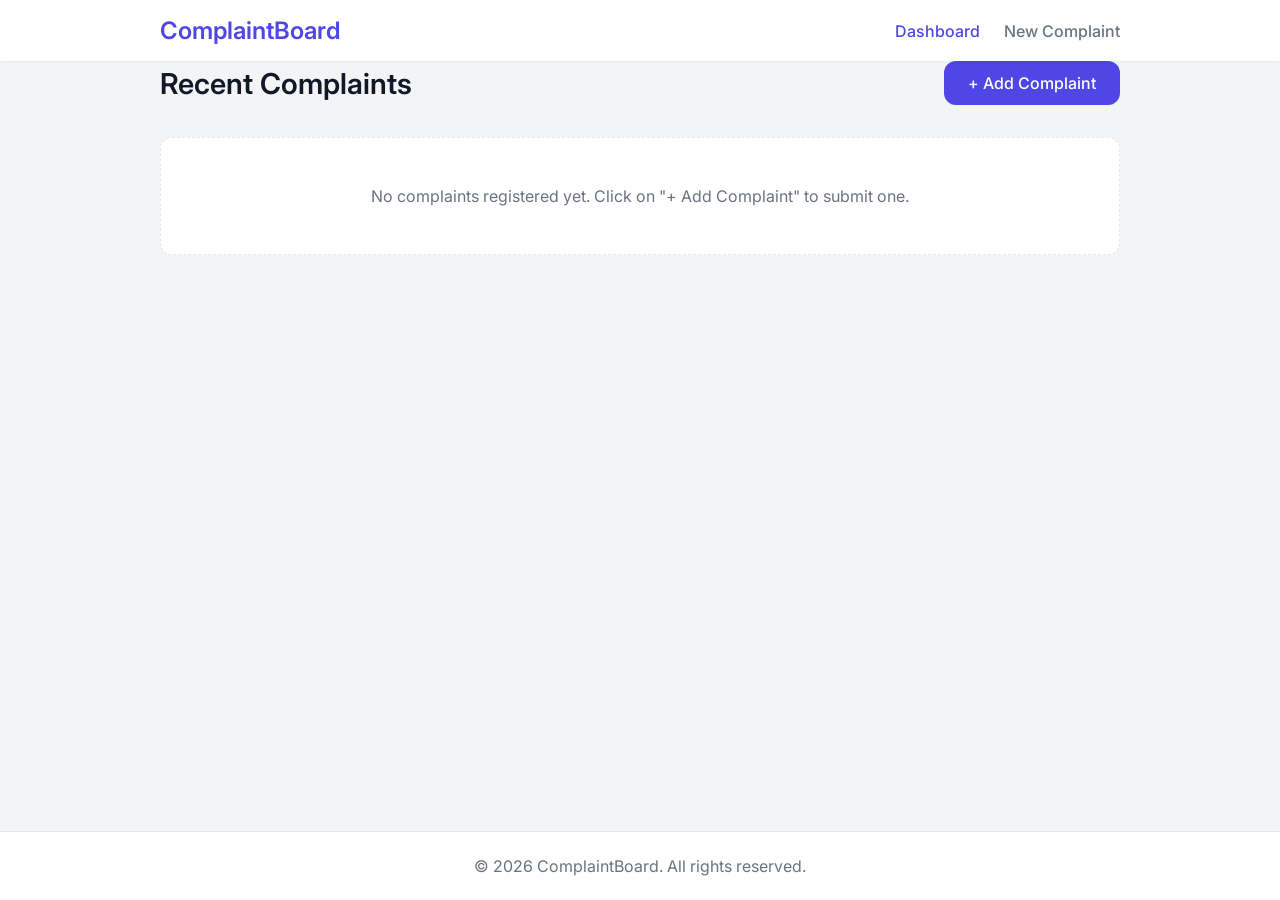
<file: index.html>
<!DOCTYPE html>
<html lang="en">
<head>
    <meta charset="UTF-8">
    <meta name="viewport" content="width=device-width, initial-scale=1.0">
    <meta name="description" content="Dashboard for all registered complaints">
    <title>Complaints Dashboard</title>
    <link rel="stylesheet" href="style.css">
    <link href="https://fonts.googleapis.com/css2?family=Inter:wght@300;400;500;600&display=swap" rel="stylesheet">
</head>
<body>
    <nav class="navbar">
        <div class="container nav-container">
            <h1 class="logo">ComplaintBoard</h1>
            <ul class="nav-links">
                <li><a href="index.html" class="active">Dashboard</a></li>
                <li><a href="add.html">New Complaint</a></li>
            </ul>
        </div>
    </nav>

    <main class="container">
        <header class="page-header">
            <h2>Recent Complaints</h2>
            <a href="add.html" class="btn primary-btn">+ Add Complaint</a>
        </header>

        <div id="complaints-list" class="complaints-grid">
            <!-- Complaints will be injected here via JS -->
        </div>
    </main>

    <footer class="footer">
        <div class="container">
            <p>&copy; 2026 ComplaintBoard. All rights reserved.</p>
        </div>
    </footer>

    <script src="app.js"></script>
</body>
</html>
</file>
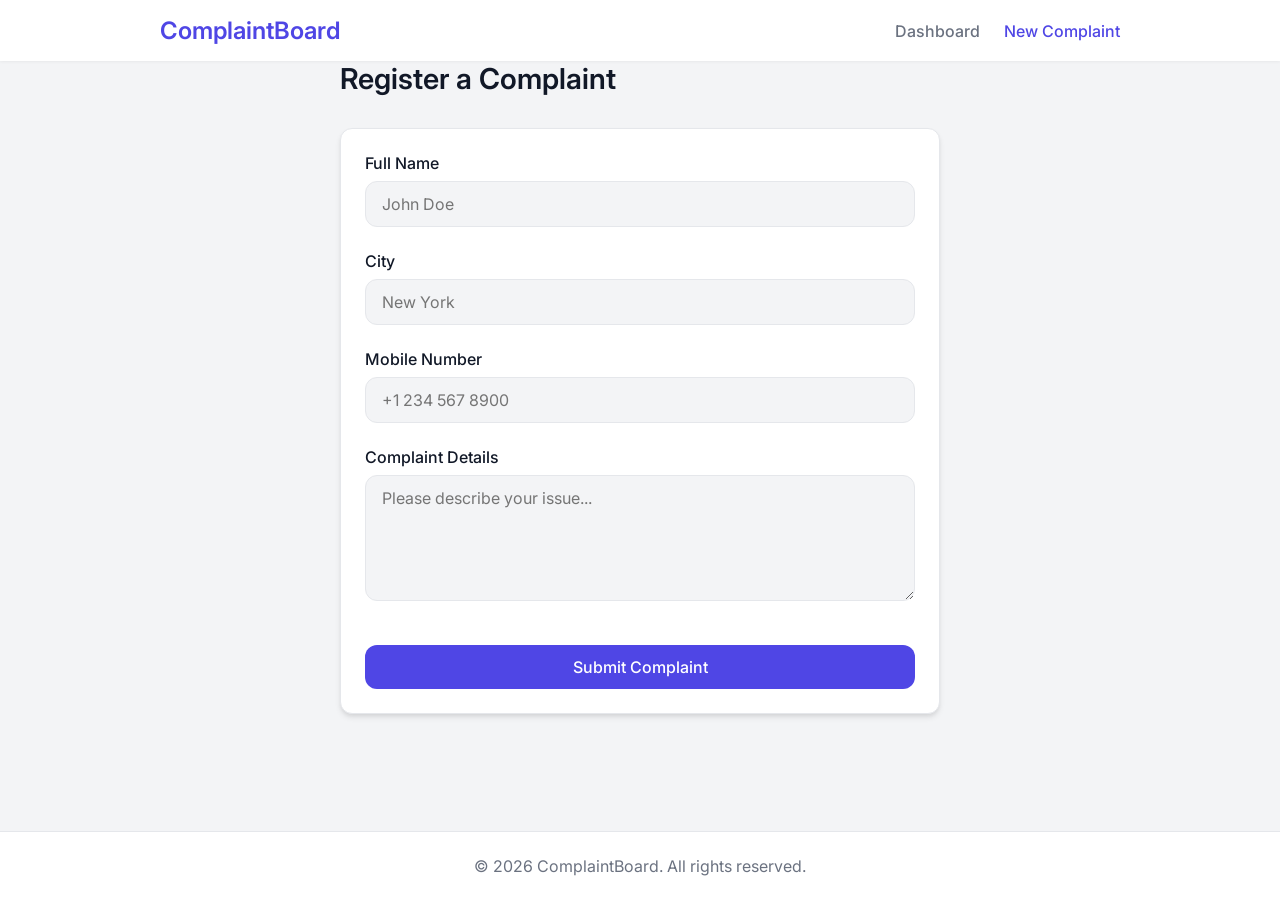
<file: add.html>
<!DOCTYPE html>
<html lang="en">
<head>
    <meta charset="UTF-8">
    <meta name="viewport" content="width=device-width, initial-scale=1.0">
    <meta name="description" content="Register a new complaint">
    <title>New Complaint</title>
    <link rel="stylesheet" href="style.css">
    <link href="https://fonts.googleapis.com/css2?family=Inter:wght@300;400;500;600&display=swap" rel="stylesheet">
</head>
<body>
    <nav class="navbar">
        <div class="container nav-container">
            <h1 class="logo">ComplaintBoard</h1>
            <ul class="nav-links">
                <li><a href="index.html">Dashboard</a></li>
                <li><a href="add.html" class="active">New Complaint</a></li>
            </ul>
        </div>
    </nav>

    <main class="container">
        <div class="form-wrapper">
            <header class="page-header">
                <h2>Register a Complaint</h2>
            </header>
            <form id="complaint-form" class="card fade-in">
                <div class="form-group">
                    <label for="name">Full Name</label>
                    <input type="text" id="name" required placeholder="John Doe">
                </div>
                
                <div class="form-group">
                    <label for="city">City</label>
                    <input type="text" id="city" required placeholder="New York">
                </div>

                <div class="form-group">
                    <label for="mobile">Mobile Number</label>
                    <input type="tel" id="mobile" required placeholder="+1 234 567 8900">
                </div>

                <div class="form-group">
                    <label for="complaintText">Complaint Details</label>
                    <textarea id="complaintText" required placeholder="Please describe your issue..." rows="5"></textarea>
                </div>

                <button type="submit" class="btn primary-btn submit-btn">Submit Complaint</button>
            </form>
        </div>

        <!-- AI Follow-up Modal -->
        <div id="ai-modal" class="modal hidden">
            <div class="modal-content card">
                <div id="ai-loading" class="ai-loading fade-in">
                    <div class="spinner"></div>
                    <p>Analyzing complaint and generating a follow-up question...</p>
                </div>
                <div id="ai-question-container" class="hidden fade-in">
                    <h3>AI Follow-up Question</h3>
                    <p id="ai-question-text" class="ai-question-text"></p>
                    <div class="form-group">
                        <label for="ai-answer">Your Answer</label>
                        <textarea id="ai-answer" placeholder="Provide your answer here..." rows="4"></textarea>
                    </div>
                    <div class="modal-actions">
                        <button id="ai-skip-btn" type="button" class="btn secondary-btn">Skip</button>
                        <button id="ai-submit-btn" type="button" class="btn primary-btn submit-btn">Submit Final Complaint</button>
                    </div>
                </div>
            </div>
        </div>
    </main>

    <footer class="footer">
        <div class="container">
            <p>&copy; 2026 ComplaintBoard. All rights reserved.</p>
        </div>
    </footer>

    <script src="app.js"></script>
</body>
</html>
</file>
<file: style.css>
:root {
    --primary: #4F46E5;
    --primary-hover: #4338CA;
    --bg: #F3F4F6;
    --card-bg: #FFFFFF;
    --text-main: #111827;
    --text-muted: #6B7280;
    --border: #E5E7EB;
    --shadow: 0 4px 6px -1px rgba(0, 0, 0, 0.1), 0 2px 4px -1px rgba(0, 0, 0, 0.06);
    --shadow-hover: 0 10px 15px -3px rgba(0, 0, 0, 0.1), 0 4px 6px -2px rgba(0, 0, 0, 0.05);
    --radius: 12px;
    --transition: all 0.3s ease;
}

* {
    margin: 0;
    padding: 0;
    box-sizing: border-box;
    font-family: 'Inter', sans-serif;
}

body {
    background-color: var(--bg);
    color: var(--text-main);
    display: flex;
    flex-direction: column;
    min-height: 100vh;
}

.container {
    width: 100%;
    max-width: 1000px;
    margin: 0 auto;
    padding: 0 20px;
}

/* Navbar */
.navbar {
    background: var(--card-bg);
    box-shadow: 0 1px 3px rgba(0,0,0,0.05);
    padding: 1rem 0;
    position: sticky;
    top: 0;
    z-index: 100;
}

.nav-container {
    display: flex;
    justify-content: space-between;
    align-items: center;
}

.logo {
    font-size: 1.5rem;
    font-weight: 600;
    color: var(--primary);
}

.nav-links {
    list-style: none;
    display: flex;
    gap: 1.5rem;
}

.nav-links a {
    text-decoration: none;
    color: var(--text-muted);
    font-weight: 500;
    transition: var(--transition);
}

.nav-links a:hover, .nav-links a.active {
    color: var(--primary);
}

/* Main */
main {
    flex: 1;
    padding: 2rem 20px;
}

.page-header {
    display: flex;
    justify-content: space-between;
    align-items: center;
    margin-bottom: 2rem;
}

.page-header h2 {
    font-size: 1.8rem;
    font-weight: 600;
}

/* Buttons */
.btn {
    display: inline-block;
    padding: 0.75rem 1.5rem;
    border-radius: var(--radius);
    text-decoration: none;
    font-weight: 500;
    cursor: pointer;
    transition: var(--transition);
    border: none;
    font-size: 1rem;
}

.primary-btn {
    background: var(--primary);
    color: white;
}

.primary-btn:hover {
    background: var(--primary-hover);
    transform: translateY(-2px);
    box-shadow: var(--shadow);
}

/* Cards & Grid */
.complaints-grid {
    display: grid;
    grid-template-columns: repeat(auto-fill, minmax(300px, 1fr));
    gap: 1.5rem;
}

.card {
    background: var(--card-bg);
    border-radius: var(--radius);
    padding: 1.5rem;
    box-shadow: var(--shadow);
    transition: var(--transition);
    border: 1px solid var(--border);
}

.card:hover {
    box-shadow: var(--shadow-hover);
    transform: translateY(-4px);
}

.complaint-card h3 {
    margin-bottom: 0.5rem;
    color: var(--primary);
    font-size: 1.25rem;
}

.complaint-meta {
    font-size: 0.875rem;
    color: var(--text-muted);
    margin-bottom: 1rem;
    display: flex;
    flex-wrap: wrap;
    gap: 0.5rem;
}

.complaint-meta span {
    background: var(--bg);
    padding: 0.25rem 0.5rem;
    border-radius: 4px;
}

.complaint-text {
    line-height: 1.5;
    color: var(--text-main);
    word-break: break-word;
}

.no-data {
    grid-column: 1 / -1;
    text-align: center;
    padding: 3rem;
    color: var(--text-muted);
    background: var(--card-bg);
    border-radius: var(--radius);
    border: 1px dashed var(--border);
}

/* Form */
.form-wrapper {
    max-width: 600px;
    margin: 0 auto;
}

.form-group {
    margin-bottom: 1.5rem;
}

.form-group label {
    display: block;
    margin-bottom: 0.5rem;
    font-weight: 500;
    color: var(--text-main);
}

.form-group input,
.form-group textarea {
    width: 100%;
    padding: 0.75rem 1rem;
    border: 1px solid var(--border);
    border-radius: var(--radius);
    font-size: 1rem;
    transition: var(--transition);
    background: var(--bg);
}

.form-group input:focus,
.form-group textarea:focus {
    outline: none;
    border-color: var(--primary);
    box-shadow: 0 0 0 3px rgba(79, 70, 229, 0.1);
    background: var(--card-bg);
}

.submit-btn {
    width: 100%;
    margin-top: 1rem;
}

/* Footer */
.footer {
    background: var(--card-bg);
    border-top: 1px solid var(--border);
    padding: 1.5rem 0;
    text-align: center;
    color: var(--text-muted);
    margin-top: auto;
}

/* Animations */
.fade-in {
    animation: fadeIn 0.5s ease-out forwards;
}

@keyframes fadeIn {
    from {
        opacity: 0;
        transform: translateY(10px);
    }
    to {
        opacity: 1;
        transform: translateY(0);
    }
}

/* Responsive adjustments */
@media (max-width: 600px) {
    .nav-container {
        flex-direction: column;
        gap: 1rem;
    }
    .page-header {
        flex-direction: column;
        align-items: flex-start;
        gap: 1rem;
    }
}

/* Modal & AI Features */
.modal {
    position: fixed;
    top: 0;
    left: 0;
    width: 100%;
    height: 100%;
    background: rgba(0, 0, 0, 0.5);
    display: flex;
    justify-content: center;
    align-items: center;
    z-index: 1000;
    backdrop-filter: blur(4px);
}

.modal.hidden {
    display: none;
}

.modal-content {
    width: 90%;
    max-width: 500px;
    padding: 2rem;
    position: relative;
}

.modal-actions {
    display: flex;
    justify-content: flex-end;
    gap: 1rem;
    margin-top: 1.5rem;
}

.ai-loading {
    display: flex;
    flex-direction: column;
    align-items: center;
    justify-content: center;
    text-align: center;
    padding: 2rem 0;
}

.spinner {
    width: 40px;
    height: 40px;
    border: 4px solid var(--border);
    border-top-color: var(--primary);
    border-radius: 50%;
    animation: spin 1s linear infinite;
    margin-bottom: 1rem;
}

@keyframes spin {
    to { transform: rotate(360deg); }
}

.ai-question-text {
    font-size: 1.1rem;
    margin: 1rem 0 1.5rem 0;
    padding: 1rem;
    background: rgba(79, 70, 229, 0.05);
    border-left: 4px solid var(--primary);
    border-radius: 0 8px 8px 0;
}

.secondary-btn {
    background: var(--bg);
    color: var(--text-main);
    border: 1px solid var(--border);
}

.secondary-btn:hover {
    background: #E5E7EB;
}

/* AI QA on Dashboard */
.ai-qa-section {
    margin-top: 1rem;
    padding-top: 1rem;
    border-top: 1px dashed var(--border);
    font-size: 0.95rem;
}

.ai-qa-section p {
    margin-bottom: 0.5rem;
}

.ai-q {
    color: var(--primary);
    font-weight: 500;
}

.ai-a {
    color: var(--text-main);
    padding-left: 1rem;
    border-left: 2px solid var(--border);
}
</file>
